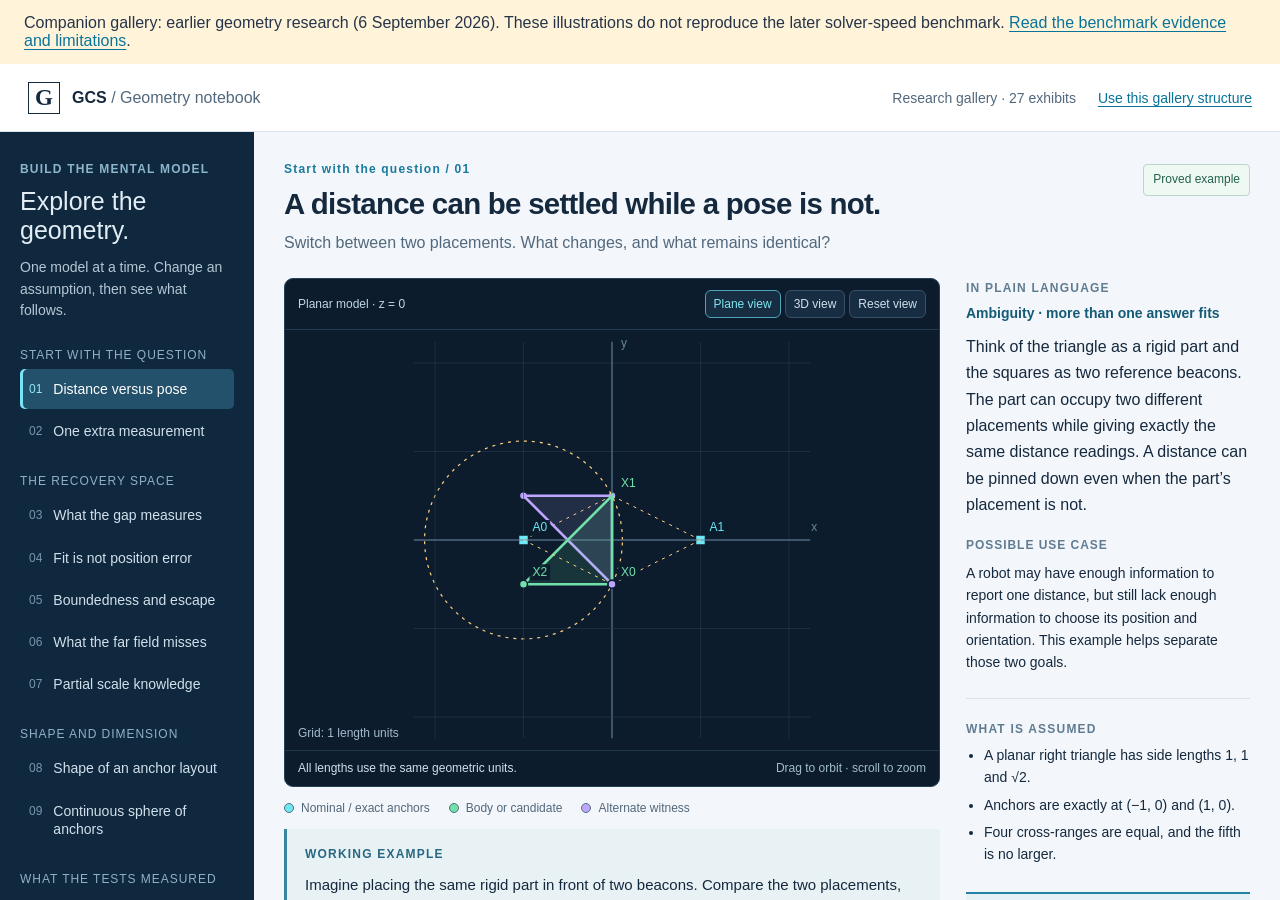
<file: index.html>
<!doctype html><html lang="en"><meta charset="utf-8"><meta name="viewport" content="width=device-width,initial-scale=1"><title>Geometry research notes</title><meta http-equiv="refresh" content="0;url=gallery/"><body><p><a href="gallery/">Open the interactive geometry gallery</a></p><p><a href="https://github.com/soltfiish/geometry-research-notes">Research notes and benchmark evidence</a></p></body></html>
</file>
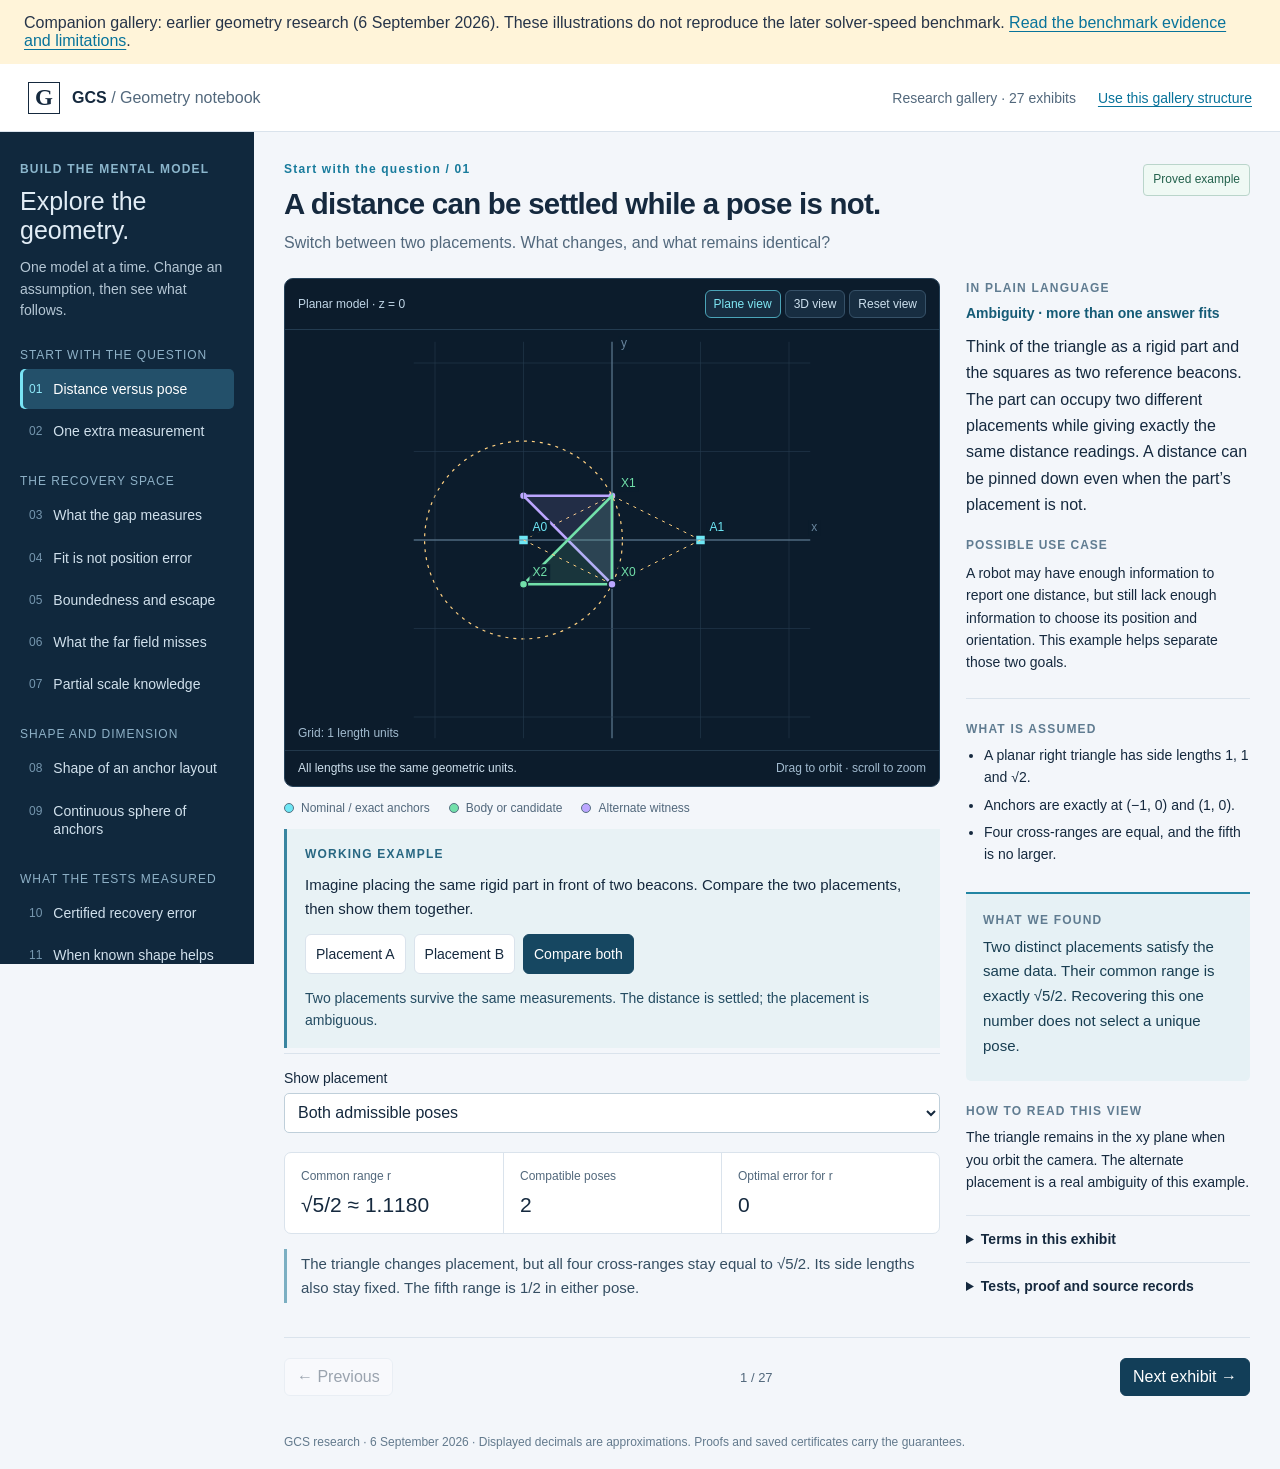
<file: gallery/index.html>
<!doctype html>
<html lang="en">
<head>
  <meta charset="utf-8">
  <meta name="viewport" content="width=device-width,initial-scale=1">
  <meta name="description" content="An interactive gallery of the GCS geometry research: models, assumptions, experiments, proved outcomes and open questions.">
  <title>GCS · Geometry research gallery</title>
  <link rel="stylesheet" href="gallery.css">
  <script defer src="catalog.js"></script>
  <script defer src="guides.js"></script>
  <script defer src="evidence-data.js"></script>
  <script defer src="renderer.js"></script>
  <script defer src="scenes.js"></script>
  <script defer src="discoveries.js"></script>
  <script defer src="discovery-scenes.js"></script>
  <script defer src="gallery.js"></script>
</head>
<body>
<div style="padding:14px 24px;background:#fff4d9;color:#263449">Companion gallery: earlier geometry research (6 September 2026). These illustrations do not reproduce the later solver-speed benchmark. <a href="https://github.com/soltfiish/geometry-research-notes#benchmark-evidence">Read the benchmark evidence and limitations</a>.</div>
  <header class="topbar">
    <a class="brand" href="#pose"><span class="brand-mark">G</span><span>GCS <span class="brand-light">/ Geometry notebook</span></span></a>
    <span class="edition">Research gallery <span id="edition-count"></span></span>
    <a class="reuse-link" href="REUSE.md">Use this gallery structure</a>
  </header>
  <div class="workspace">
    <aside class="sidebar">
      <p class="eyebrow">BUILD THE MENTAL MODEL</p>
      <h1>Explore the geometry.</h1>
      <p class="sidebar-intro">One model at a time. Change an assumption, then see what follows.</p>
      <nav id="exhibit-nav" aria-label="Research exhibits"></nav>
      <div class="sidebar-note"><strong>A drawing is not a proof.</strong><br>Each exhibit separates the illustration from its mathematical evidence.</div>
    </aside>
    <main id="main">
      <label class="mobile-picker">Choose an exhibit<select id="exhibit-select"></select></label>
      <div class="exhibit-heading">
        <div><p id="chapter" class="eyebrow"></p><h2 id="exhibit-title"></h2><p id="exhibit-question" class="question"></p></div>
        <span class="evidence-tag" id="evidence-tag"></span>
      </div>
      <div class="lab-grid">
        <section class="experiment" aria-label="Interactive geometry">
          <div class="viewer">
            <div class="viewer-bar"><span id="dimension-label"></span><div class="view-actions">
              <button id="view-plane" type="button">Plane view</button><button id="view-orbit" type="button">3D view</button><button id="view-fit" type="button">Reset view</button>
            </div></div>
            <canvas id="geometry" aria-label="Interactive geometric model. Drag to rotate, scroll to zoom. Keyboard view controls are available above."></canvas>
            <div class="viewer-footer"><span id="view-caption"></span><span>Drag to orbit · scroll to zoom</span></div>
          </div>
          <div class="legend" id="legend" aria-label="Figure legend"></div>
          <section class="worked-example" aria-label="Worked example">
            <p class="eyebrow">WORKING EXAMPLE</p>
            <p id="example-intro"></p>
            <div id="example-actions" class="example-actions"></div>
            <p id="example-outcome" class="example-outcome" aria-live="polite"></p>
          </section>
          <div id="controls" class="controls" aria-label="Experiment controls"></div>
          <div id="live-results" class="live-results" aria-live="polite" aria-atomic="true"></div>
          <div class="reading" id="reading"></div>
        </section>
        <aside class="explanation" aria-label="Model and evidence">
          <section class="plain-guide"><p class="eyebrow">IN PLAIN LANGUAGE</p><span id="characterization" class="characterization"></span><p id="plain-explanation"></p><p class="use-label">POSSIBLE USE CASE</p><p id="use-case"></p></section>
          <section><p class="eyebrow">WHAT IS ASSUMED</p><ul id="assumptions"></ul></section>
          <section class="outcome"><p class="eyebrow">WHAT WE FOUND</p><p id="finding"></p></section>
          <section><p class="eyebrow">HOW TO READ THIS VIEW</p><p id="scope"></p></section>
          <details id="terms"><summary>Terms in this exhibit</summary><dl id="term-list"></dl></details>
          <details id="evidence"><summary>Tests, proof and source records</summary><div id="evidence-content"></div></details>
        </aside>
      </div>
      <nav class="tour-nav" aria-label="Guided tour"><button id="previous" type="button">← Previous</button><span id="tour-position"></span><button id="next" type="button">Next exhibit →</button></nav>
      <footer class="page-footer">GCS research · 6 September 2026 · Displayed decimals are approximations. Proofs and saved certificates carry the guarantees.</footer>
    </main>
  </div>
  <noscript>This gallery needs JavaScript for its interactive models. The linked proof documents remain readable independently.</noscript>
</body>
</html>
</file>
<file: gallery/gallery.css>
:root{--ink:#15293e;--muted:#52687c;--line:#dae3ec;--paper:#fff;--blue:#087da6;--cyan:#6ee7f5;--green:#72e0aa;--gold:#ffd080;--red:#ff9298;--purple:#bca6ff;font-family:Inter,"Segoe UI",Arial,sans-serif;color:var(--ink);background:#f3f6fa;font-size:16px}
*{box-sizing:border-box}body{margin:0}button,input,select{font:inherit}button,select{cursor:pointer}button:focus-visible,a:focus-visible,input:focus-visible,summary:focus-visible,select:focus-visible{outline:3px solid #009bd0;outline-offset:3px}a{color:#08739b;text-underline-offset:3px}button{border:1px solid var(--line);border-radius:6px;background:#fff;padding:9px 12px;color:var(--ink)}button:hover{background:#eaf4f8}button:disabled{opacity:.4;cursor:default}.topbar{height:68px;background:#fff;border-bottom:1px solid var(--line);display:flex;align-items:center;gap:22px;padding:0 28px}.brand{display:flex;align-items:center;gap:12px;color:var(--ink);text-decoration:none;font-weight:650}.brand-mark{width:32px;height:32px;display:grid;place-items:center;border:1px solid var(--ink);font-family:Georgia,serif;font-size:23px}.brand-light{font-weight:400;color:var(--muted)}.edition{font-size:14px;color:var(--muted);margin-left:auto}.reuse-link{font-size:14px}.workspace{display:grid;grid-template-columns:254px minmax(0,1fr)}.sidebar{background:#10283d;color:#e2edf6;padding:28px 20px;min-height:calc(100vh - 68px)}.eyebrow{font-size:12px;font-weight:650;letter-spacing:.1em;line-height:1.5;margin:0 0 9px}.sidebar .eyebrow{color:#8bb6cc}.sidebar h1{font-size:25px;line-height:1.16;font-weight:500;margin:0 0 12px}.sidebar-intro{font-size:14px;line-height:1.55;color:#b5c7d5;margin:0 0 26px}.nav-group{margin:23px 0 7px;color:#8eb1c7;font-size:12px;letter-spacing:.08em;text-transform:uppercase}.nav-item{display:flex;gap:11px;align-items:flex-start;width:100%;padding:11px 9px;text-align:left;color:#d0e0ec;border:0;background:transparent;font-size:14px;line-height:1.3;border-radius:5px;margin:2px 0}.nav-item .number{font-variant-numeric:tabular-nums;color:#7697af;font-size:12px;padding-top:2px}.nav-item:hover{background:#1c3b54}.nav-item[aria-current=page]{color:#fff;background:#23506a;box-shadow:inset 3px 0 #79e4f5}.nav-item[aria-current=page] .number{color:#8feafa}.sidebar-note{font-size:12px;line-height:1.65;color:#a1bbce;border-top:1px solid #315069;padding-top:20px;margin-top:28px}.sidebar-note strong{color:#deedf5;font-weight:500}main{padding:28px 30px 16px;min-width:0;max-width:1660px;width:100%;margin:auto}.exhibit-heading{display:flex;align-items:flex-start;justify-content:space-between;gap:20px;margin-bottom:23px}.exhibit-heading .eyebrow{color:#187b9c}.exhibit-heading h2{font-size:clamp(25px,2.3vw,35px);font-weight:550;letter-spacing:-.025em;line-height:1.15;margin:0 0 10px}.question{color:var(--muted);font-size:16px;line-height:1.5;margin:0;max-width:750px}.evidence-tag{border:1px solid #bad5cb;background:#eff9f4;padding:7px 9px;border-radius:4px;font-size:12px;color:#23614c;white-space:nowrap;line-height:1.3;margin-top:4px}.evidence-tag.open{color:#825722;background:#fff6e8;border-color:#e5d1ac}.lab-grid{display:grid;grid-template-columns:minmax(0,1fr) 284px;gap:26px;align-items:start}.experiment{min-width:0}.viewer{background:#0c1c2c;border:1px solid #254158;border-radius:9px;overflow:hidden;position:relative;color:#c1d6e7}.viewer-bar{display:flex;align-items:center;justify-content:space-between;gap:10px;padding:11px 13px;border-bottom:1px solid #233b50;font-size:12px;min-height:50px}.view-actions{display:flex;gap:4px;flex-wrap:wrap;justify-content:flex-end}.view-actions button{font-size:12px;background:#172d41;border:1px solid #365168;color:#ccdfed;padding:6px 8px}.view-actions button[aria-pressed=true]{color:#7fe6f3;border-color:#4ba4b8}.view-actions button:hover{background:#25485e}canvas{display:block;width:100%;height:420px;touch-action:none;cursor:grab}canvas:active{cursor:grabbing}.viewer-footer{display:flex;gap:15px;justify-content:space-between;padding:9px 13px;border-top:1px solid #22384b;line-height:1.4;font-size:12px;color:#a2bbcf}.viewer-footer span:first-child{color:#cee0ed}.legend{display:flex;flex-wrap:wrap;gap:7px 19px;padding:12px 0;color:var(--muted);font-size:12px;line-height:1.5}.legend span{display:inline-flex;align-items:center;gap:7px}.swatch{display:inline-block;width:10px;height:10px;border-radius:50%;background:var(--swatch);border:1px solid #567182}.controls{display:flex;flex-wrap:wrap;gap:15px 24px;padding:16px 0;border-top:1px solid var(--line)}.control{flex:1 1 220px;min-width:0}.control-head{display:flex;justify-content:space-between;gap:12px;align-items:baseline;margin-bottom:7px;font-size:14px}.control output{font-variant-numeric:tabular-nums;color:#08779b;font-weight:600}.control input[type=range]{width:100%;accent-color:#0982a6;margin:5px 0}.control select{width:100%;border:1px solid #bfcfda;border-radius:5px;padding:9px;background:#fff;color:var(--ink);min-height:40px}.control.check{display:flex;align-items:center;gap:10px;flex-basis:100%;font-size:14px;line-height:1.5}.control input[type=checkbox]{width:18px;height:18px;accent-color:#0982a6;flex:none}.live-results{display:grid;grid-template-columns:repeat(3,minmax(0,1fr));border:1px solid var(--line);background:#fff;border-radius:7px;margin-top:3px}.metric{padding:15px 16px;min-width:0}.metric+.metric{border-left:1px solid var(--line)}.metric-label{font-size:12px;color:var(--muted);margin-bottom:6px;line-height:1.4}.metric-value{font-size:21px;line-height:1.3;font-variant-numeric:tabular-nums;overflow-wrap:anywhere}.metric-value.small{font-size:16px}.reading{font-size:15px;line-height:1.6;color:#354e62;margin-top:15px;border-left:3px solid #7bafc2;padding:3px 0 3px 14px;min-height:40px}.explanation{font-size:14px;line-height:1.6}.explanation section{margin-bottom:21px}.explanation ul{margin:0;padding-left:18px}.explanation li{padding:0 0 5px}.explanation p{margin:0 0 6px}.explanation .eyebrow{font-size:12px;color:#607c91}.explanation .outcome{padding:17px;background:#e6f1f5;border-top:2px solid #2285a3;border-radius:0 0 5px 5px}.outcome p:last-child{font-size:15px;color:#183e52;line-height:1.65}.explanation details{border-top:1px solid var(--line);padding:12px 0}.explanation summary{cursor:pointer;font-size:14px;font-weight:550}.explanation details[open] summary{margin-bottom:12px}dl{margin:0}dt{font-weight:600;margin-top:9px}dd{margin:1px 0 0;color:var(--muted)}.source-link{display:block;overflow-wrap:anywhere;margin:9px 0}.evidence-copy{color:var(--muted);font-size:13px}.tour-nav{display:flex;align-items:center;justify-content:space-between;gap:12px;margin-top:28px;padding-top:20px;border-top:1px solid var(--line)}.tour-nav span{color:var(--muted);font-size:13px}.tour-nav button:last-child{background:#123e58;color:#fff;border-color:#123e58}.page-footer{margin-top:24px;padding-top:13px;font-size:12px;line-height:1.6;color:#637a8d}.mobile-picker{display:none}.result-table{width:100%;border-collapse:collapse;font-size:13px;margin-top:12px}.result-table td,.result-table th{padding:7px;text-align:left;border-bottom:1px solid var(--line)}.error-banner{padding:18px;background:#fff0f0;color:#842d37}
@media(min-width:1600px){canvas{height:500px}.lab-grid{grid-template-columns:minmax(0,1fr) 315px}}
@media(max-width:1180px){.workspace{grid-template-columns:225px minmax(0,1fr)}main{padding:24px}.lab-grid{grid-template-columns:1fr}.explanation{display:grid;grid-template-columns:1fr 1fr;gap:0 25px}.explanation details{grid-column:1/-1}.exhibit-heading{gap:12px}.evidence-tag{white-space:normal;max-width:135px}.viewer canvas{height:420px}.brand-light{display:none}}
@media(max-width:760px){.topbar{height:58px;padding:0 16px;gap:10px}.edition{font-size:12px}.reuse-link{display:none}.workspace{display:block}.sidebar{display:none}main{padding:18px 16px}.mobile-picker{display:block;color:var(--muted);font-size:12px;margin-bottom:20px}.mobile-picker select{display:block;width:100%;margin-top:6px;padding:11px 9px;border:1px solid var(--line);border-radius:5px;background:white;color:var(--ink);font-size:16px}.exhibit-heading{display:block}.exhibit-heading h2{font-size:27px}.evidence-tag{display:inline-block;max-width:none;margin-top:12px}.viewer-bar{align-items:flex-start;flex-wrap:wrap}.view-actions{justify-content:flex-start}.view-actions button{padding:8px 9px;min-height:36px}.viewer canvas{height:350px}.viewer-footer{display:block}.viewer-footer span{display:block;margin:2px 0}.explanation{grid-template-columns:1fr}.live-results{grid-template-columns:1fr}.metric{padding:12px 14px;display:flex;align-items:center;justify-content:space-between;gap:10px}.metric+.metric{border-left:0;border-top:1px solid var(--line)}.metric-label{margin:0}.metric-value{font-size:21px}.control{flex-basis:100%}.tour-nav button{font-size:14px;min-height:44px;padding:9px}.tour-nav span{font-size:12px}.explanation{margin-top:3px}.question{font-size:16px}}
@media(prefers-reduced-motion:reduce){*{scroll-behavior:auto!important}}
.reading>p{margin:0}.presets{display:flex;flex-wrap:wrap;gap:7px;margin-top:6px}.presets button{font-size:12px;padding:5px 8px;min-height:30px}.control:has(input:disabled){opacity:.5}.source-kind{font-size:12px;color:var(--muted)}.evidence-chart{margin-top:21px;min-width:0}.chart-title{font-size:14px;font-weight:600;margin:0 0 9px}.chart-key{font-size:12px;color:var(--muted);margin:0;line-height:1.5}.evidence-chart svg{display:block;overflow:visible}.reading .evidence-chart p{margin-bottom:8px}
main{margin:0 auto;align-self:start}
.sidebar{position:sticky;top:0;height:calc(100vh - 68px);min-height:0;overflow-y:auto;scrollbar-color:#3d627b #10283d}.workspace{align-items:start}
.plain-guide{padding-bottom:18px;border-bottom:1px solid var(--line)}.characterization{display:block;color:#155b76;font-size:14px;font-weight:600;margin:0 0 10px;line-height:1.5}.plain-guide #plain-explanation{font-size:16px;line-height:1.65}.plain-guide .use-label{font-size:12px;letter-spacing:.08em;font-weight:600;color:#607c91;margin-top:17px;margin-bottom:7px}.worked-example{padding:16px 18px;background:#e8f2f5;border-left:3px solid #3985a0;margin:0 0 5px;font-size:15px;line-height:1.6}.worked-example .eyebrow{color:#286782}.worked-example p{margin:0 0 10px}.example-actions{display:flex;gap:8px;flex-wrap:wrap;margin:13px 0}.example-actions button{font-size:14px;padding:8px 10px;min-height:40px;white-space:normal;text-align:left}.example-actions button[aria-pressed=true]{background:#164761;border-color:#164761;color:#fff}.worked-example .example-outcome{font-size:14px;margin:10px 0 0;color:#244c62}.explanation{padding-top:1px}
@media(max-width:1180px){.explanation .plain-guide{grid-column:1/-1;display:grid;grid-template-columns:1fr 1fr;gap:0 25px}.plain-guide>.eyebrow,.plain-guide>.characterization{grid-column:1/-1}.plain-guide .use-label{grid-column:2;grid-row:3;margin-top:0}.plain-guide #plain-explanation{grid-column:1;grid-row:3/5}.plain-guide #use-case{grid-column:2;grid-row:4}}
@media(max-width:760px){.explanation .plain-guide{display:block}.plain-guide .use-label{margin-top:17px}.worked-example{padding:15px 13px}.example-actions{flex-direction:column}.example-actions button{min-height:44px}}
</file>
